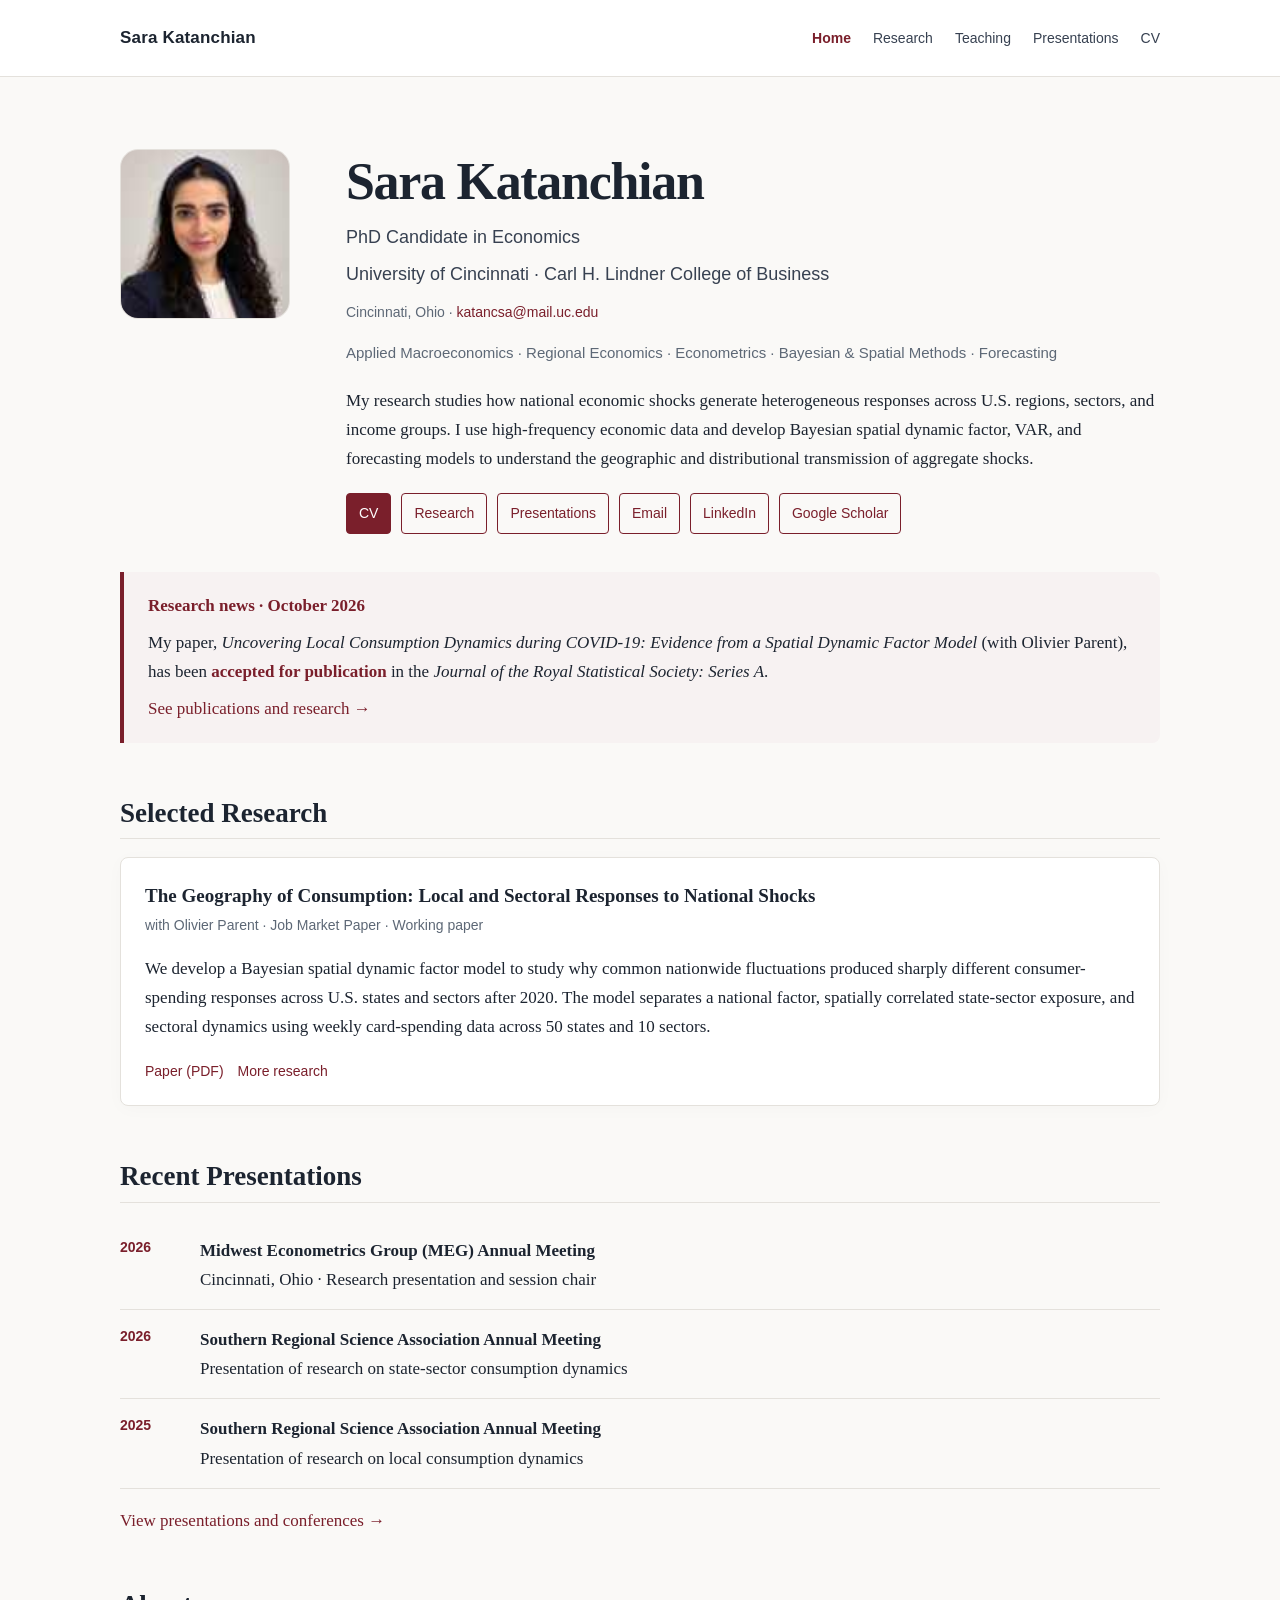
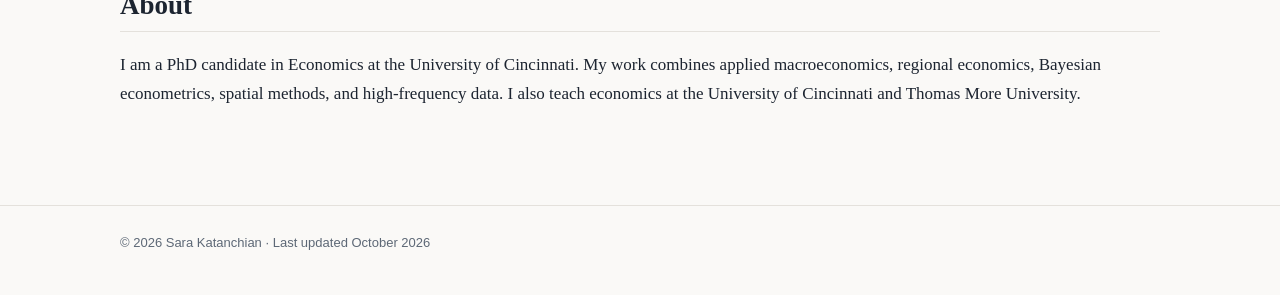
<file: index.html>
<!doctype html>
<html lang="en">
<head>
  <meta charset="utf-8">
  <meta name="viewport" content="width=device-width, initial-scale=1">
  <meta name="description" content="Sara Katanchian — PhD Candidate in Economics at the University of Cincinnati. Research in applied macroeconomics, regional economics, econometrics, and Bayesian spatial methods.">
  <title>Sara Katanchian | Economics</title>
  <link rel="stylesheet" href="styles.css">
</head>
<body>
<header>
  <div class="container nav">
    <a class="brand" href="index.html">Sara Katanchian</a>
    <nav aria-label="Primary navigation">
      <a class="active" href="index.html">Home</a>
      <a href="research.html">Research</a>
      <a href="teaching.html">Teaching</a>
      <a href="presentations.html">Presentations</a>
      <a href="cv.html" target="_blank">CV</a>
    </nav>
  </div>
</header>
<main>
  <div class="container">
    <section class="hero" aria-labelledby="home-name">
      <img class="avatar profile-photo" src="assets/sara-headshot.jpg" alt="Portrait of Sara Katanchian" width="185" height="231">
      <div>
        <h1 id="home-name">Sara Katanchian</h1>
        <p class="subtitle">PhD Candidate in Economics</p>
        <p class="subtitle">University of Cincinnati · Carl H. Lindner College of Business</p>
        <p class="profile-meta">Cincinnati, Ohio · <a href="mailto:katancsa@mail.uc.edu">katancsa@mail.uc.edu</a></p>
        <p class="fields">Applied Macroeconomics · Regional Economics · Econometrics · Bayesian &amp; Spatial Methods · Forecasting</p>
        <p>My research studies how national economic shocks generate heterogeneous responses across U.S. regions, sectors, and income groups. I use high-frequency economic data and develop Bayesian spatial dynamic factor, VAR, and forecasting models to understand the geographic and distributional transmission of aggregate shocks.</p>
        <div class="actions">
          <a class="button primary" href="cv.html" target="_blank">CV</a>
          <a class="button" href="research.html">Research</a>
          <a class="button" href="presentations.html">Presentations</a>
          <a class="button" href="mailto:katancsa@mail.uc.edu">Email</a>
          <a class="button" href="https://www.linkedin.com/in/sara-katanchian-90a455168/" target="_blank" rel="noopener">LinkedIn</a>
          <a class="button" href="https://scholar.google.com/citations?hl=en&user=mgq-Qo4AAAAJ&view_op=list_works&sortby=title" target="_blank" rel="noopener">Google Scholar</a>
        </div>
      </div>
    </section>

    <section class="highlight"><strong>Research news · October 2026</strong><p>My paper, <em>Uncovering Local Consumption Dynamics during COVID-19: Evidence from a Spatial Dynamic Factor Model</em> (with Olivier Parent), has been <strong>accepted for publication</strong> in the <em>Journal of the Royal Statistical Society: Series A</em>.</p><a href="research.html">See publications and research →</a></section>

    <h2>Selected Research</h2>
    <div class="card">
      <div class="paper-title">The Geography of Consumption: Local and Sectoral Responses to National Shocks</div>
      <div class="meta">with Olivier Parent · Job Market Paper · Working paper</div>
      <p>We develop a Bayesian spatial dynamic factor model to study why common nationwide fluctuations produced sharply different consumer-spending responses across U.S. states and sectors after 2020. The model separates a national factor, spatially correlated state-sector exposure, and sectoral dynamics using weekly card-spending data across 50 states and 10 sectors.</p>
      <div class="links"><a href="Sara_Katanchian_Job_Market_Paper.pdf" target="_blank">Paper (PDF)</a><a href="research.html">More research</a></div>
    </div>

    <h2>Recent Presentations</h2>
    <ul class="timeline"><li><span class="year">2026</span><div><strong>Midwest Econometrics Group (MEG) Annual Meeting</strong><br>Cincinnati, Ohio · Research presentation and session chair</div></li><li><span class="year">2026</span><div><strong>Southern Regional Science Association Annual Meeting</strong><br>Presentation of research on state-sector consumption dynamics</div></li><li><span class="year">2025</span><div><strong>Southern Regional Science Association Annual Meeting</strong><br>Presentation of research on local consumption dynamics</div></li></ul>
    <p><a href="presentations.html">View presentations and conferences →</a></p>

    <h2>About</h2>
    <p>I am a PhD candidate in Economics at the University of Cincinnati. My work combines applied macroeconomics, regional economics, Bayesian econometrics, spatial methods, and high-frequency data. I also teach economics at the University of Cincinnati and Thomas More University.</p>
  </div>
</main>
<footer><div class="container">© 2026 Sara Katanchian · Last updated October 2026</div></footer>
</body>
</html>
</file>
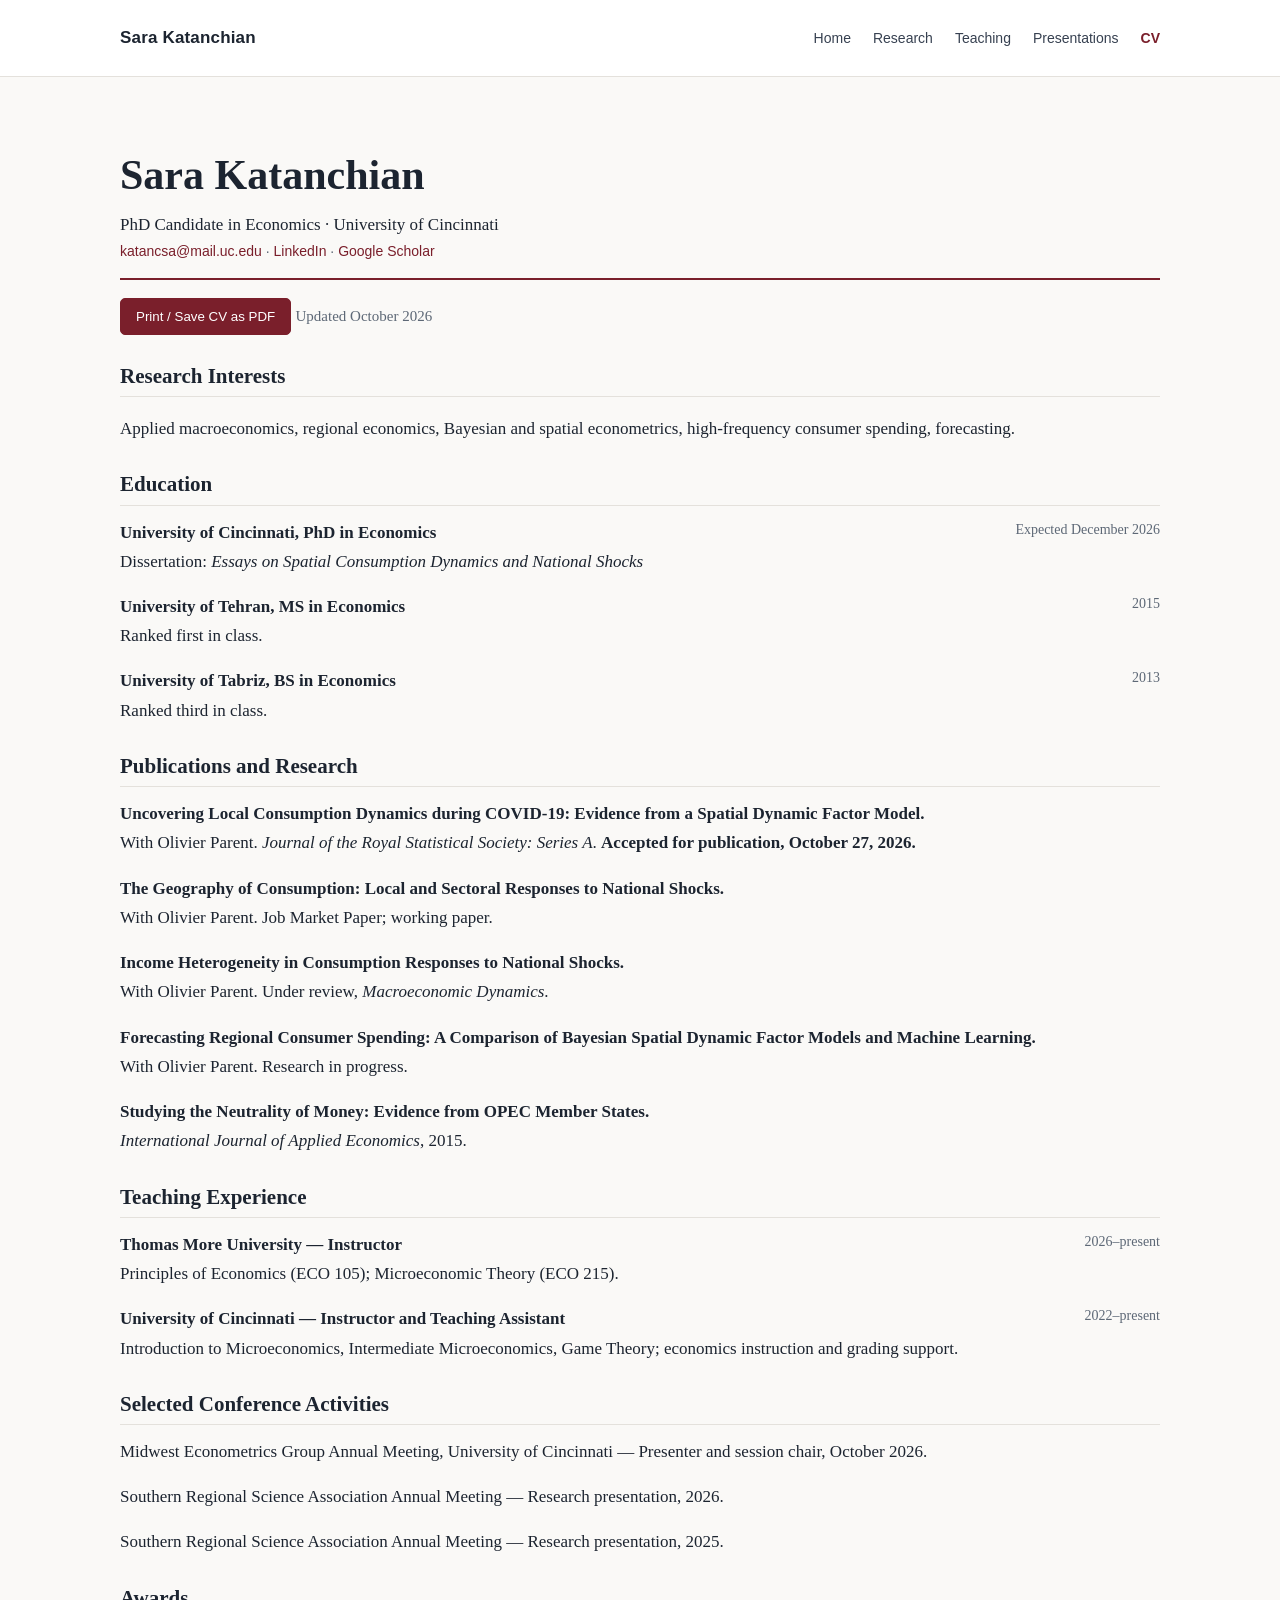
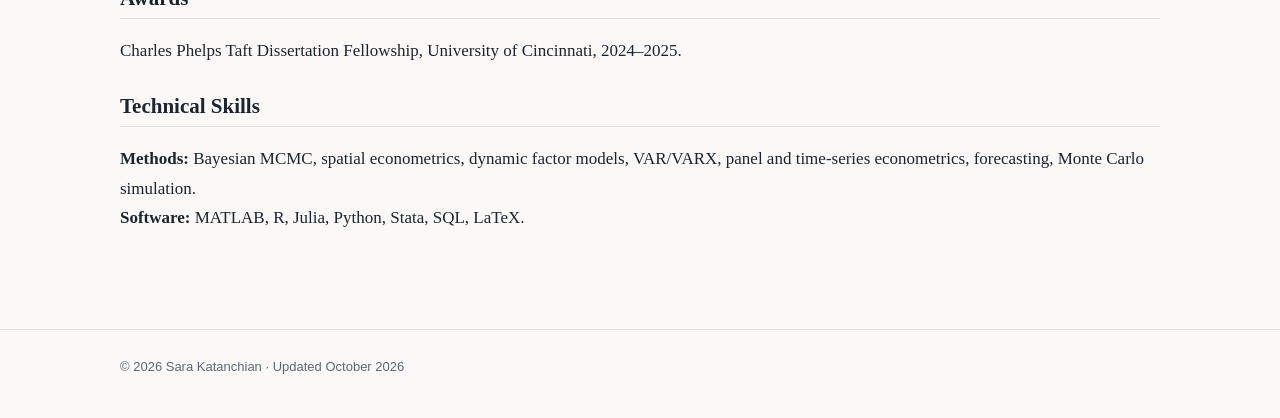
<file: cv.html>
<!doctype html>
<html lang="en"><head><meta charset="utf-8"><meta name="viewport" content="width=device-width, initial-scale=1"><meta name="description" content="Curriculum vitae of Sara Katanchian, PhD candidate in Economics at the University of Cincinnati."><title>CV | Sara Katanchian</title><link rel="stylesheet" href="styles.css"><style>
.cv-name{border-bottom:2px solid #7a1f2b;padding-bottom:15px}.cv-name h1{margin:0 0 8px}.cv-section{margin-top:28px}.cv-section h2{font-size:21px;margin:0 0 12px;padding-bottom:7px}.cv-item{margin:0 0 16px}.cv-item p{margin:5px 0}.cv-meta{color:#5d6876;font-size:14px;font-family:Arial,sans-serif}.print-action{margin:18px 0}.print-action button{border:1px solid #7a1f2b;background:#7a1f2b;color:white;padding:10px 15px;border-radius:5px;cursor:pointer}.cv-row{display:flex;justify-content:space-between;gap:20px}.cv-row span:last-child{white-space:nowrap;color:#5d6876;font-size:14px}@media(max-width:600px){.cv-row{display:block}}@media print{header,footer,.print-action{display:none}main{padding:0}.container{width:100%;max-width:none}body{font-size:11pt}.cv-section{margin-top:16px}.cv-section h2{font-size:15pt;margin-bottom:7px}.cv-item{margin-bottom:10px}a{color:#111}.cv-name h1{font-size:25pt}}
</style></head>
<body><header><div class="container nav"><a class="brand" href="index.html">Sara Katanchian</a><nav aria-label="Primary navigation"><a href="index.html">Home</a><a href="research.html">Research</a><a href="teaching.html">Teaching</a><a href="presentations.html">Presentations</a><a class="active" href="cv.html">CV</a></nav></div></header>
<main><div class="container">
<div class="cv-name"><h1>Sara Katanchian</h1><div>PhD Candidate in Economics · University of Cincinnati</div><div class="cv-meta"><a href="mailto:katancsa@mail.uc.edu">katancsa@mail.uc.edu</a> · <a href="https://www.linkedin.com/in/sara-katanchian-90a455168/">LinkedIn</a> · <a href="https://scholar.google.com/citations?user=mgq-Qo4AAAAJ">Google Scholar</a></div></div>
<div class="print-action"><button onclick="window.print()">Print / Save CV as PDF</button> <span class="small">Updated October 2026</span></div>
<section class="cv-section"><h2>Research Interests</h2><p>Applied macroeconomics, regional economics, Bayesian and spatial econometrics, high-frequency consumer spending, forecasting.</p></section>
<section class="cv-section"><h2>Education</h2>
<div class="cv-item"><div class="cv-row"><strong>University of Cincinnati, PhD in Economics</strong><span>Expected December 2026</span></div><div>Dissertation: <em>Essays on Spatial Consumption Dynamics and National Shocks</em></div></div>
<div class="cv-item"><div class="cv-row"><strong>University of Tehran, MS in Economics</strong><span>2015</span></div><div>Ranked first in class.</div></div>
<div class="cv-item"><div class="cv-row"><strong>University of Tabriz, BS in Economics</strong><span>2013</span></div><div>Ranked third in class.</div></div></section>
<section class="cv-section"><h2>Publications and Research</h2>
<div class="cv-item"><strong>Uncovering Local Consumption Dynamics during COVID-19: Evidence from a Spatial Dynamic Factor Model.</strong><div>With Olivier Parent. <em>Journal of the Royal Statistical Society: Series A</em>. <strong>Accepted for publication, October 27, 2026.</strong></div></div>
<div class="cv-item"><strong>The Geography of Consumption: Local and Sectoral Responses to National Shocks.</strong><div>With Olivier Parent. Job Market Paper; working paper.</div></div>
<div class="cv-item"><strong>Income Heterogeneity in Consumption Responses to National Shocks.</strong><div>With Olivier Parent. Under review, <em>Macroeconomic Dynamics</em>.</div></div>
<div class="cv-item"><strong>Forecasting Regional Consumer Spending: A Comparison of Bayesian Spatial Dynamic Factor Models and Machine Learning.</strong><div>With Olivier Parent. Research in progress.</div></div>
<div class="cv-item"><strong>Studying the Neutrality of Money: Evidence from OPEC Member States.</strong><div><em>International Journal of Applied Economics</em>, 2015.</div></div></section>
<section class="cv-section"><h2>Teaching Experience</h2>
<div class="cv-item"><div class="cv-row"><strong>Thomas More University — Instructor</strong><span>2026–present</span></div><div>Principles of Economics (ECO 105); Microeconomic Theory (ECO 215).</div></div>
<div class="cv-item"><div class="cv-row"><strong>University of Cincinnati — Instructor and Teaching Assistant</strong><span>2022–present</span></div><div>Introduction to Microeconomics, Intermediate Microeconomics, Game Theory; economics instruction and grading support.</div></div></section>
<section class="cv-section"><h2>Selected Conference Activities</h2>
<div class="cv-item">Midwest Econometrics Group Annual Meeting, University of Cincinnati — Presenter and session chair, October 2026.</div><div class="cv-item">Southern Regional Science Association Annual Meeting — Research presentation, 2026.</div><div class="cv-item">Southern Regional Science Association Annual Meeting — Research presentation, 2025.</div></section>
<section class="cv-section"><h2>Awards</h2><p>Charles Phelps Taft Dissertation Fellowship, University of Cincinnati, 2024–2025.</p></section>
<section class="cv-section"><h2>Technical Skills</h2><p><strong>Methods:</strong> Bayesian MCMC, spatial econometrics, dynamic factor models, VAR/VARX, panel and time-series econometrics, forecasting, Monte Carlo simulation.<br><strong>Software:</strong> MATLAB, R, Julia, Python, Stata, SQL, LaTeX.</p></section>
</div></main><footer><div class="container">© 2026 Sara Katanchian · Updated October 2026</div></footer></body></html>
</file>
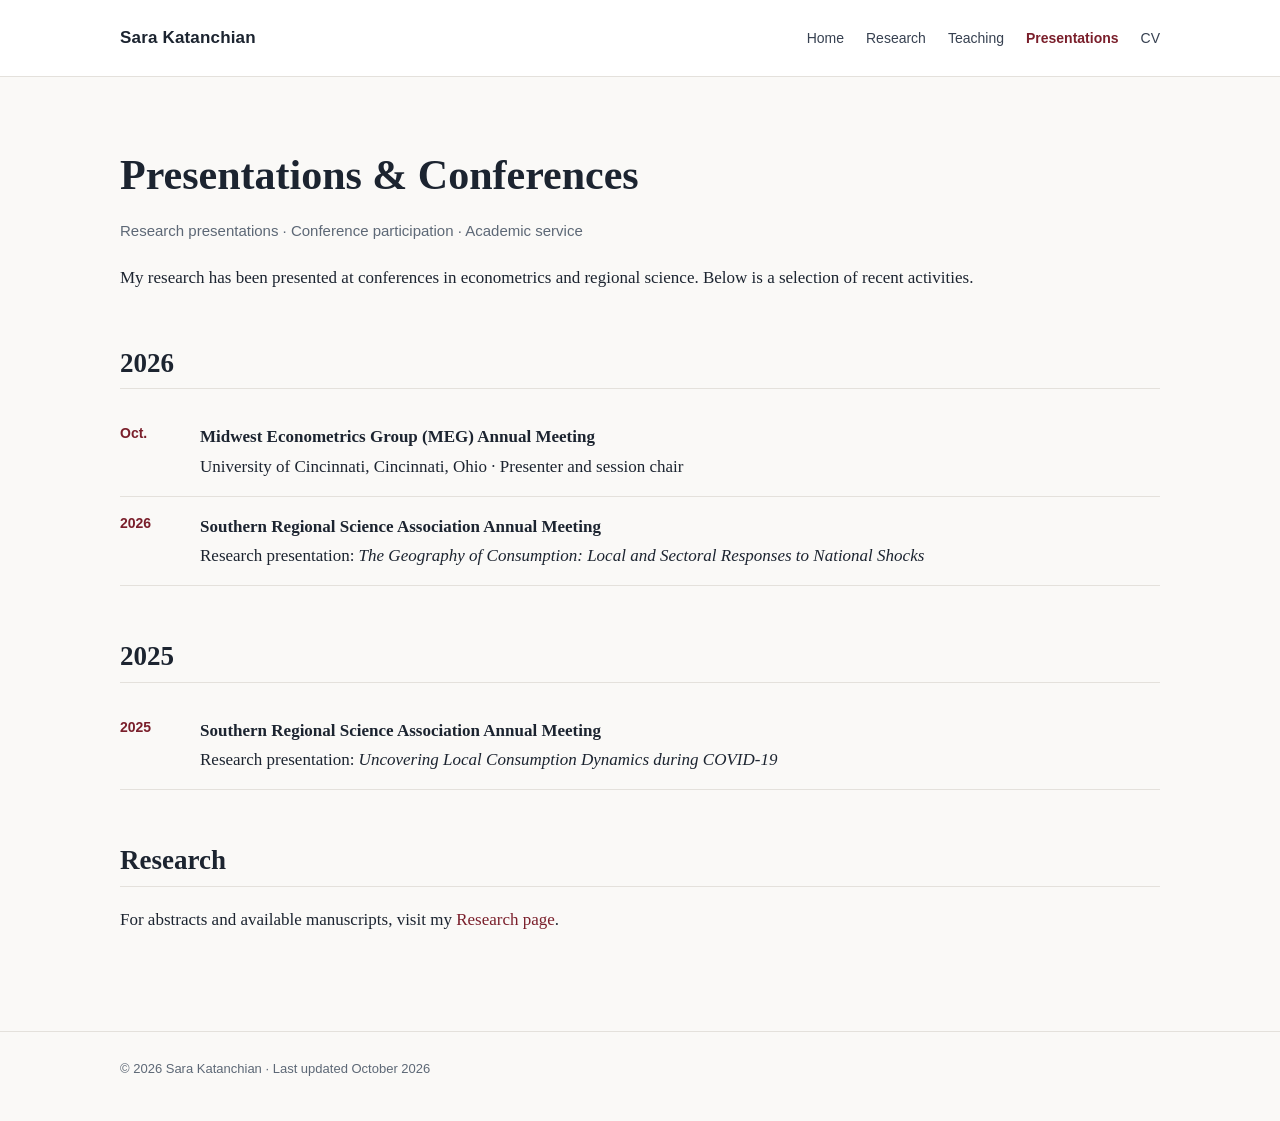
<file: presentations.html>
<!doctype html>
<html lang="en">
<head><meta charset="utf-8"><meta name="viewport" content="width=device-width,initial-scale=1"><meta name="description" content="Academic presentations and conference activity of Sara Katanchian."><title>Presentations | Sara Katanchian</title><link rel="stylesheet" href="styles.css"></head>
<body>
<header><div class="container nav"><a class="brand" href="index.html">Sara Katanchian</a><nav aria-label="Primary navigation"><a href="index.html">Home</a><a href="research.html">Research</a><a href="teaching.html">Teaching</a><a class="active" href="presentations.html">Presentations</a><a href="cv.html" target="_blank">CV</a></nav></div></header>
<main><div class="container"><h1>Presentations &amp; Conferences</h1><p class="fields">Research presentations · Conference participation · Academic service</p>
<p>My research has been presented at conferences in econometrics and regional science. Below is a selection of recent activities.</p>
<h2>2026</h2><ul class="timeline"><li><span class="year">Oct.</span><div><strong>Midwest Econometrics Group (MEG) Annual Meeting</strong><br>University of Cincinnati, Cincinnati, Ohio · Presenter and session chair</div></li><li><span class="year">2026</span><div><strong>Southern Regional Science Association Annual Meeting</strong><br>Research presentation: <em>The Geography of Consumption: Local and Sectoral Responses to National Shocks</em></div></li></ul>
<h2>2025</h2><ul class="timeline"><li><span class="year">2025</span><div><strong>Southern Regional Science Association Annual Meeting</strong><br>Research presentation: <em>Uncovering Local Consumption Dynamics during COVID-19</em></div></li></ul>
<h2>Research</h2><p>For abstracts and available manuscripts, visit my <a href="research.html">Research page</a>.</p>
</div></main><footer><div class="container">© 2026 Sara Katanchian · Last updated October 2026</div></footer></body></html>
</file>
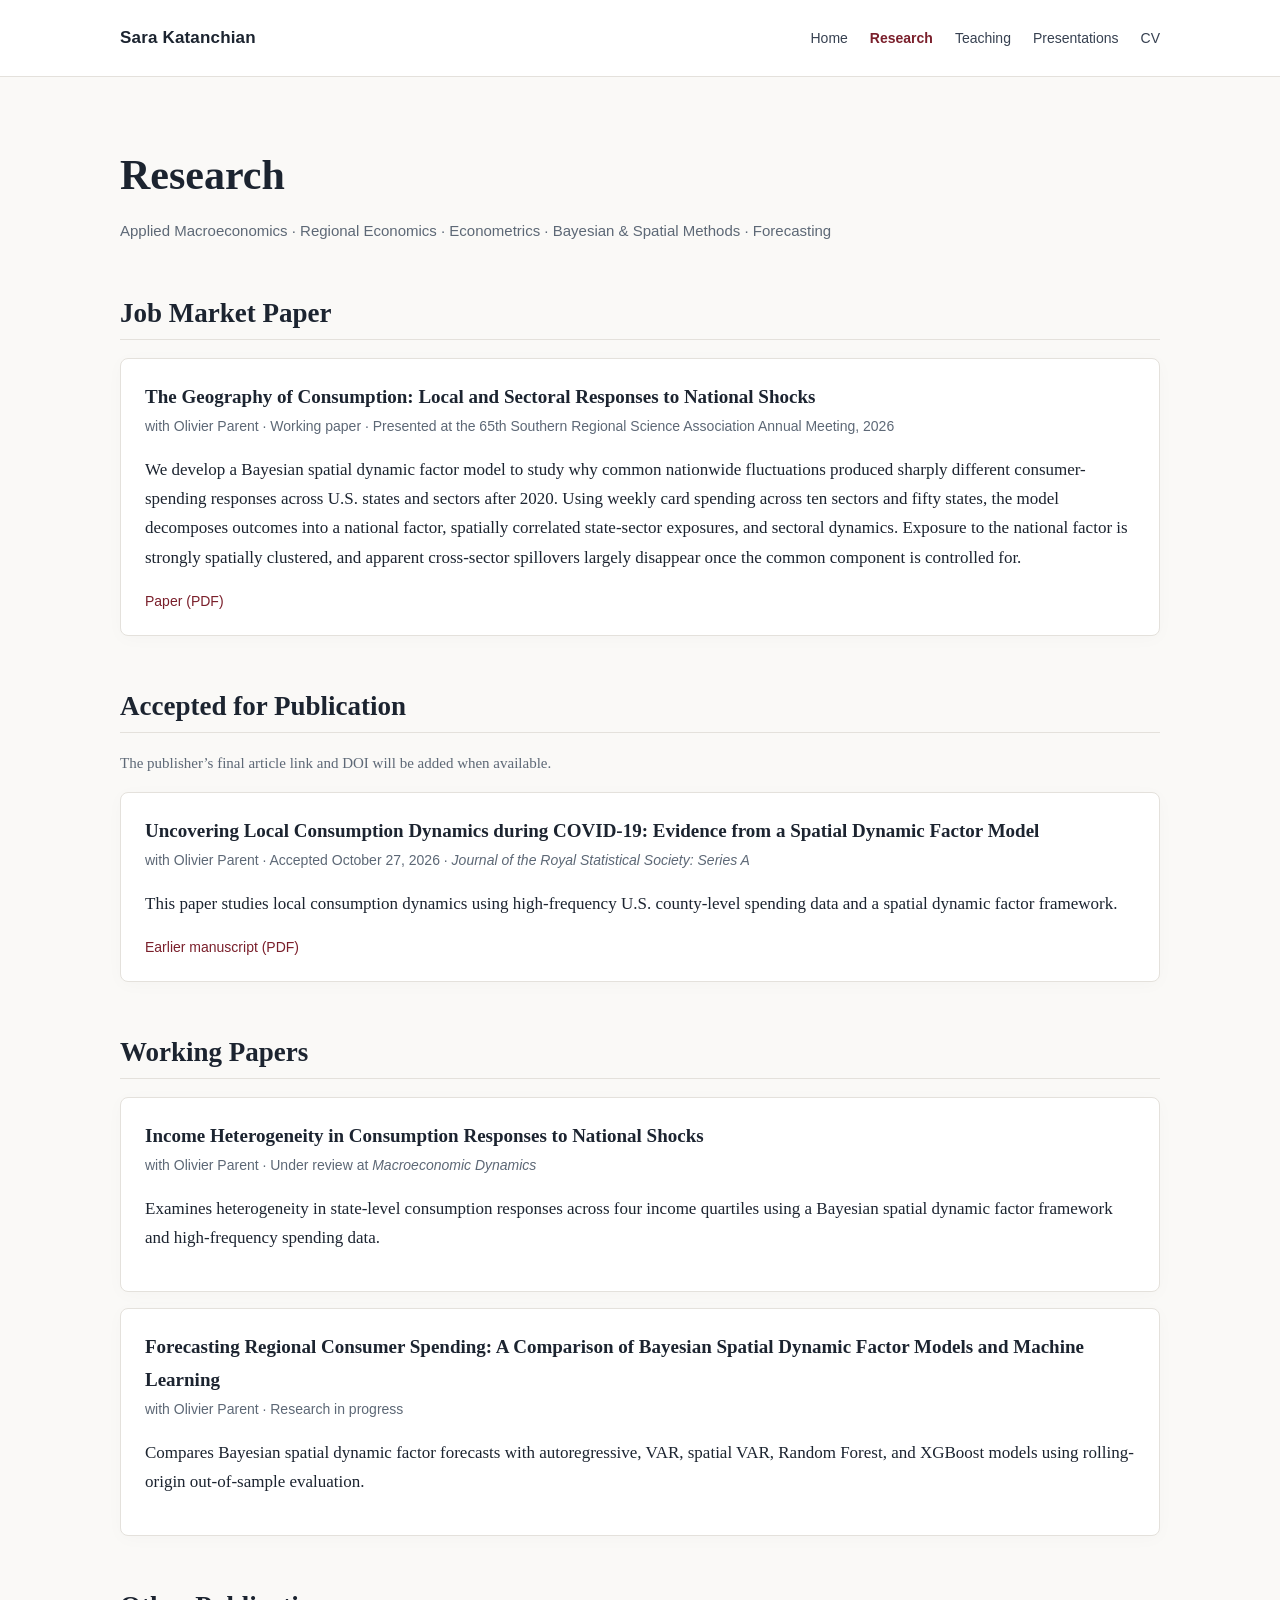
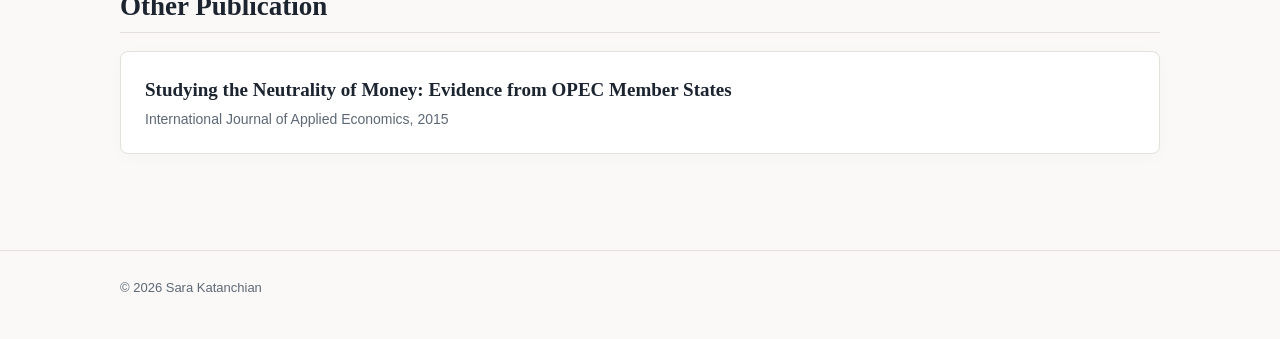
<file: research.html>
<!doctype html>
<html lang="en">
<head>
  <meta charset="utf-8">
  <meta name="viewport" content="width=device-width, initial-scale=1">
  <meta name="description" content="Research by Sara Katanchian in applied macroeconomics, regional economics, econometrics, spatial methods, and forecasting.">
  <title>Research | Sara Katanchian</title>
  <link rel="stylesheet" href="styles.css">
</head>
<body>
<header>
  <div class="container nav">
    <a class="brand" href="index.html">Sara Katanchian</a>
    <nav aria-label="Primary navigation">
      <a href="index.html">Home</a>
      <a class="active" href="research.html">Research</a>
      <a href="teaching.html">Teaching</a>
      <a href="presentations.html">Presentations</a>
      <a href="cv.html" target="_blank">CV</a>
    </nav>
  </div>
</header>
<main>
  <div class="container">
    <h1>Research</h1>
    <p class="fields">Applied Macroeconomics · Regional Economics · Econometrics · Bayesian &amp; Spatial Methods · Forecasting</p>

    <h2>Job Market Paper</h2>
    <div class="card">
      <div class="paper-title">The Geography of Consumption: Local and Sectoral Responses to National Shocks</div>
      <div class="meta">with Olivier Parent · Working paper · Presented at the 65th Southern Regional Science Association Annual Meeting, 2026</div>
      <p>We develop a Bayesian spatial dynamic factor model to study why common nationwide fluctuations produced sharply different consumer-spending responses across U.S. states and sectors after 2020. Using weekly card spending across ten sectors and fifty states, the model decomposes outcomes into a national factor, spatially correlated state-sector exposures, and sectoral dynamics. Exposure to the national factor is strongly spatially clustered, and apparent cross-sector spillovers largely disappear once the common component is controlled for.</p>
      <div class="links"><a href="Sara_Katanchian_Job_Market_Paper.pdf" target="_blank">Paper (PDF)</a></div>
    </div>

    <h2>Accepted for Publication</h2>
    <p class="small">The publisher’s final article link and DOI will be added when available.</p>
    <div class="card">
  <div class="paper-title">Uncovering Local Consumption Dynamics during COVID-19: Evidence from a Spatial Dynamic Factor Model</div>
  <div class="meta">with Olivier Parent · Accepted October 27, 2026 · <em>Journal of the Royal Statistical Society: Series A</em></div>
  <p>This paper studies local consumption dynamics using high-frequency U.S. county-level spending data and a spatial dynamic factor framework.</p>
  <div class="links">
    <a href="Sara_Katanchian_JRSSA_Revise_and_Resubmit.pdf" target="_blank">Earlier manuscript (PDF)</a>
  </div>
</div>
    <h2>Working Papers</h2>
    <div class="card">
      <div class="paper-title">Income Heterogeneity in Consumption Responses to National Shocks</div>
      <div class="meta">with Olivier Parent · Under review at <em>Macroeconomic Dynamics</em></div>
      <p>Examines heterogeneity in state-level consumption responses across four income quartiles using a Bayesian spatial dynamic factor framework and high-frequency spending data.</p>
    </div>
    <div class="card">
      <div class="paper-title">Forecasting Regional Consumer Spending: A Comparison of Bayesian Spatial Dynamic Factor Models and Machine Learning</div>
      <div class="meta">with Olivier Parent · Research in progress</div>
      <p>Compares Bayesian spatial dynamic factor forecasts with autoregressive, VAR, spatial VAR, Random Forest, and XGBoost models using rolling-origin out-of-sample evaluation.</p>
    </div>

    <h2>Other Publication</h2>
    <div class="card">
      <div class="paper-title">Studying the Neutrality of Money: Evidence from OPEC Member States</div>
      <div class="meta">International Journal of Applied Economics, 2015</div>
    </div>
  </div>
</main>
<footer><div class="container">© 2026 Sara Katanchian</div></footer>
</body>
</html>
</file>
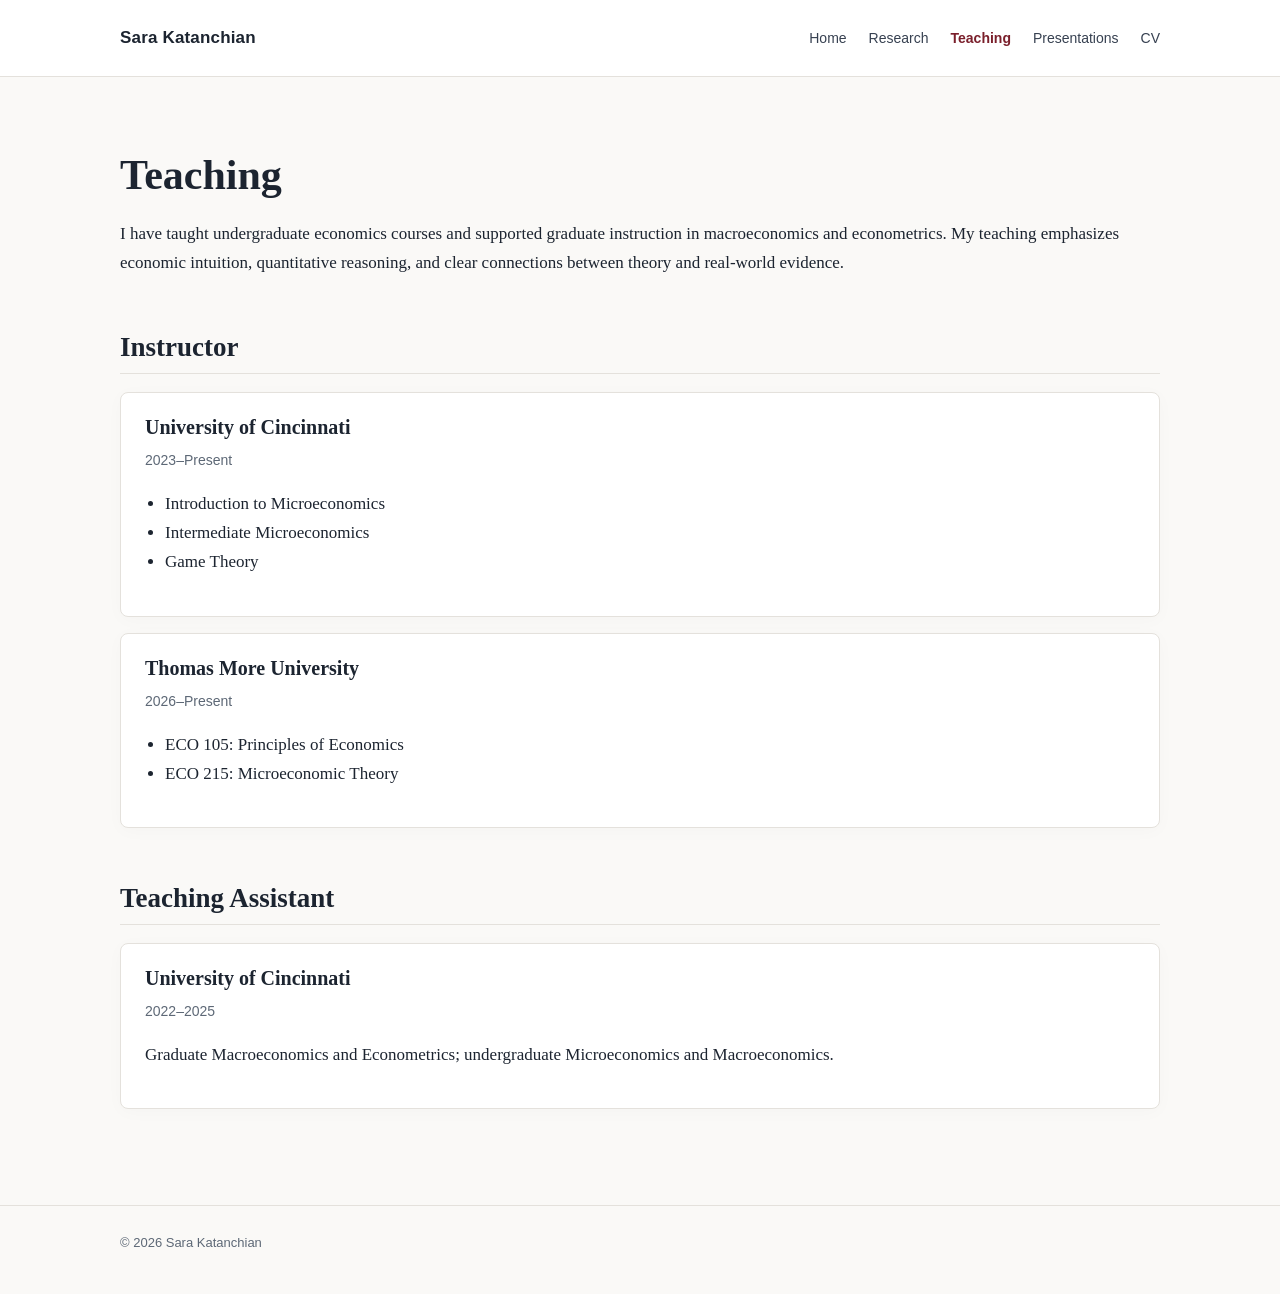
<file: teaching.html>
<!doctype html>
<html lang="en">
<head>
  <meta charset="utf-8">
  <meta name="viewport" content="width=device-width, initial-scale=1">
  <meta name="description" content="Teaching experience of Sara Katanchian, Economics PhD candidate at the University of Cincinnati.">
  <title>Teaching | Sara Katanchian</title>
  <link rel="stylesheet" href="styles.css">
</head>
<body>
<header>
  <div class="container nav">
    <a class="brand" href="index.html">Sara Katanchian</a>
    <nav aria-label="Primary navigation">
      <a href="index.html">Home</a>
      <a href="research.html">Research</a>
      <a class="active" href="teaching.html">Teaching</a>
      <a href="presentations.html">Presentations</a>
      <a href="cv.html" target="_blank">CV</a>
    </nav>
  </div>
</header>
<main>
  <div class="container">
    <h1>Teaching</h1>
    <p>I have taught undergraduate economics courses and supported graduate instruction in macroeconomics and econometrics. My teaching emphasizes economic intuition, quantitative reasoning, and clear connections between theory and real-world evidence.</p>

    <h2>Instructor</h2>
    <div class="card">
      <h3>University of Cincinnati</h3>
      <div class="meta">2023–Present</div>
      <ul class="clean">
        <li>Introduction to Microeconomics</li>
        <li>Intermediate Microeconomics</li>
        <li>Game Theory</li>
      </ul>
    </div>
    <div class="card">
      <h3>Thomas More University</h3>
      <div class="meta">2026–Present</div>
      <ul class="clean"><li>ECO 105: Principles of Economics</li><li>ECO 215: Microeconomic Theory</li></ul>
    </div>

    <h2>Teaching Assistant</h2>
    <div class="card">
      <h3>University of Cincinnati</h3>
      <div class="meta">2022–2025</div>
      <p>Graduate Macroeconomics and Econometrics; undergraduate Microeconomics and Macroeconomics.</p>
    </div>
  </div>
</main>
<footer><div class="container">© 2026 Sara Katanchian</div></footer>
</body>
</html>
</file>
<file: styles.css>
:root {
  --bg: #fbfbfa;
  --paper: #ffffff;
  --text: #1c2430;
  --muted: #5d6876;
  --accent: #7a1f2b;
  --line: #e6e8eb;
  --max: 930px;
}
* { box-sizing: border-box; }
html { scroll-behavior: smooth; }
body {
  margin: 0;
  background: var(--bg);
  color: var(--text);
  font-family: Georgia, 'Times New Roman', serif;
  line-height: 1.65;
  font-size: 17px;
}
a { color: var(--accent); text-decoration: none; }
a:hover { text-decoration: underline; }
.container { width: min(var(--max), calc(100% - 40px)); margin: 0 auto; }
header {
  background: var(--paper);
  border-bottom: 1px solid var(--line);
  position: sticky;
  top: 0;
  z-index: 20;
}
.nav {
  min-height: 68px;
  display: flex;
  align-items: center;
  justify-content: space-between;
  gap: 24px;
}
.brand {
  font-family: Arial, Helvetica, sans-serif;
  font-weight: 700;
  color: var(--text);
  letter-spacing: .01em;
}
nav { display: flex; gap: 22px; flex-wrap: wrap; }
nav a {
  font-family: Arial, Helvetica, sans-serif;
  font-size: 14px;
  color: #374151;
}
nav a.active { color: var(--accent); font-weight: 700; }
main { padding: 64px 0 80px; }
.hero {
  display: grid;
  grid-template-columns: 150px 1fr;
  gap: 34px;
  align-items: start;
}
.avatar {
  width: 145px;
  height: 145px;
  border-radius: 50%;
  border: 1px solid var(--line);
  background: #f1f2f3;
  display: grid;
  place-items: center;
  color: var(--accent);
  font-family: Arial, Helvetica, sans-serif;
  font-size: 40px;
  font-weight: 700;
  letter-spacing: .04em;
}
h1, h2, h3 { line-height: 1.25; }
h1 { margin: 0 0 8px; font-size: 42px; font-weight: 600; }
h2 { margin: 48px 0 18px; font-size: 27px; font-weight: 600; border-bottom: 1px solid var(--line); padding-bottom: 8px; }
h3 { margin: 0 0 8px; font-size: 20px; }
.subtitle {
  margin: 0 0 6px;
  color: #374151;
  font-family: Arial, Helvetica, sans-serif;
  font-size: 18px;
}
.fields {
  margin: 16px 0 20px;
  color: var(--muted);
  font-family: Arial, Helvetica, sans-serif;
  font-size: 15px;
}
.actions { display: flex; flex-wrap: wrap; gap: 10px; margin-top: 20px; }
.button {
  display: inline-block;
  border: 1px solid var(--accent);
  border-radius: 4px;
  padding: 7px 12px;
  font-family: Arial, Helvetica, sans-serif;
  font-size: 14px;
}
.button.primary { background: var(--accent); color: white; }
.button:hover { text-decoration: none; opacity: .9; }
.card {
  background: var(--paper);
  border: 1px solid var(--line);
  border-radius: 8px;
  padding: 22px 24px;
  margin: 16px 0;
}
.paper-title { font-weight: 700; font-size: 19px; }
.meta { color: var(--muted); font-family: Arial, Helvetica, sans-serif; font-size: 14px; }
.links { margin-top: 10px; font-family: Arial, Helvetica, sans-serif; font-size: 14px; }
.links a { margin-right: 14px; }
ul.clean { padding-left: 20px; }
.small { color: var(--muted); font-size: 15px; }
footer {
  border-top: 1px solid var(--line);
  padding: 26px 0 40px;
  color: var(--muted);
  font-family: Arial, Helvetica, sans-serif;
  font-size: 13px;
}
@media (max-width: 680px) {
  .nav { align-items: flex-start; flex-direction: column; padding: 16px 0; }
  nav { gap: 14px; }
  main { padding-top: 38px; }
  .hero { grid-template-columns: 1fr; }
  .avatar { width: 112px; height: 112px; font-size: 32px; }
  h1 { font-size: 34px; }
}

/* Academic news and publication highlights */
.highlight { margin: 38px 0 12px; border-left: 4px solid var(--accent); background: #f7f2f2; padding: 19px 24px; border-radius: 0 8px 8px 0; }
.highlight strong { color: var(--accent); }
.highlight p { margin: 8px 0; }
a:focus-visible { outline: 3px solid var(--accent); outline-offset: 3px; }

/* 2026 academic profile redesign */
:root { --max: 1040px; --bg: #faf9f7; --line: #e4e1dc; }
body { line-height: 1.72; }
.nav { min-height: 76px; }
nav a { transition: color .15s ease; }
main { padding-top: 72px; }
.hero { grid-template-columns: 180px minmax(0, 1fr); gap: 46px; }
.avatar { width: 170px; height: 170px; border-radius: 18px; background: #f0e9e7; font-size: 48px; }
.profile-meta { color: var(--muted); font-family: Arial,Helvetica,sans-serif; font-size: 14px; margin: 10px 0 0; }
.hero h1 { font-size: clamp(36px,4.5vw,52px); letter-spacing: -.025em; }
h2 { margin-top: 54px; }
.card { box-shadow: 0 3px 18px rgba(24,28,35,.025); }
.timeline { list-style: none; margin: 0; padding: 0; }
.timeline li { display: grid; grid-template-columns: 64px 1fr; gap: 16px; border-bottom: 1px solid var(--line); padding: 15px 0; }
.timeline .year { font: 700 14px Arial,Helvetica,sans-serif; color: var(--accent); padding-top: 3px; }
.timeline strong { font-weight: 600; }
@media (max-width: 680px) { .hero { grid-template-columns: 1fr; gap: 18px; } .avatar { width: 118px; height: 118px; border-radius: 14px; } .nav { gap: 8px; } }

.profile-photo { display: block; object-fit: cover; object-position: center 30%; border: 1px solid var(--line); }
</file>
